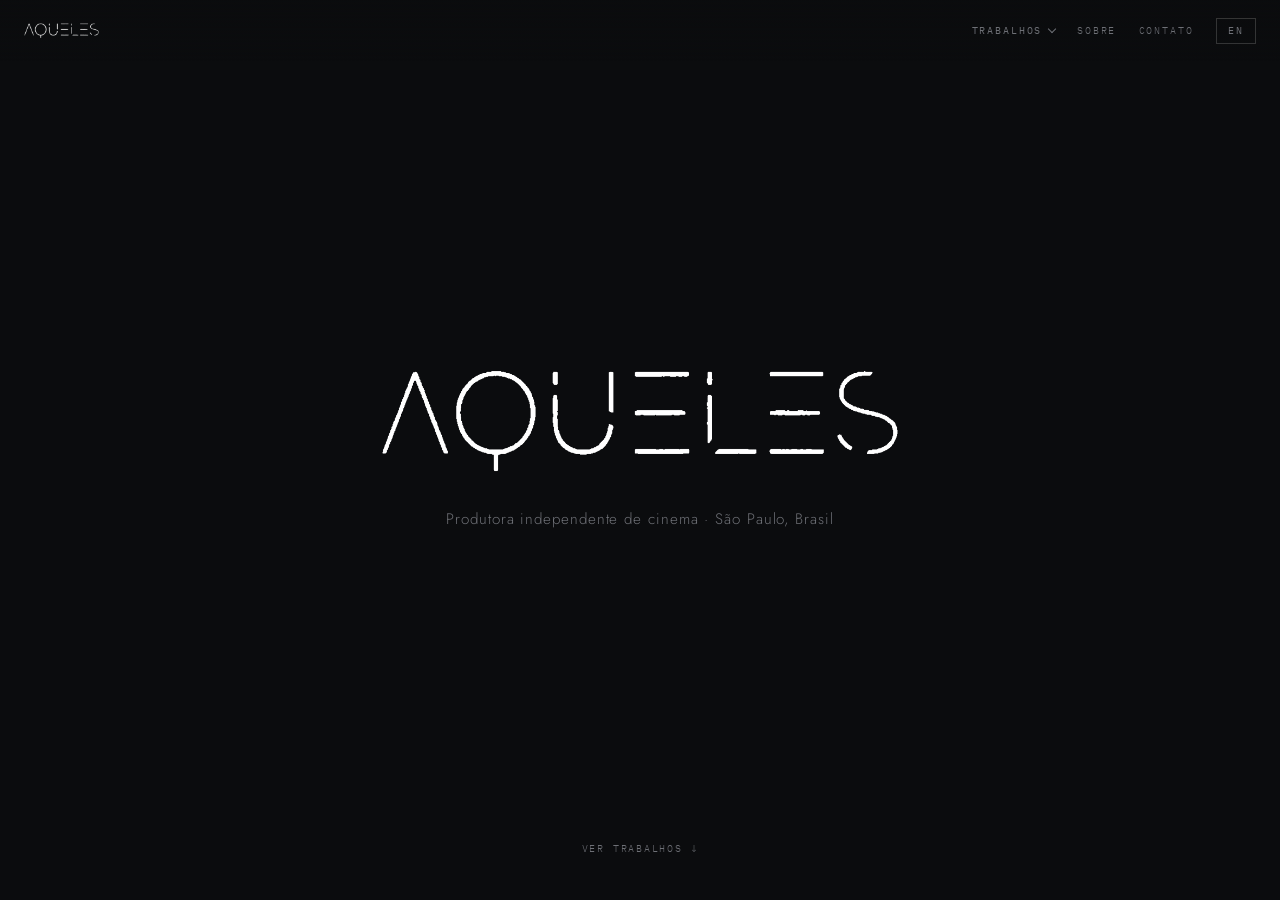
<file: index.html>
<!DOCTYPE html>
<html lang="pt" data-lang="pt">
<head>
<meta charset="UTF-8">
<meta name="viewport" content="width=device-width, initial-scale=1.0">
<title>Aqueles Filmes</title>
<meta name="description" content="Aqueles Filmes — produtora independente de cinema, São Paulo. Independent film production company, São Paulo.">
<link rel="stylesheet" href="styles.css">
</head>
<body>

<header>
  <a class="marca" href="index.html" aria-label="Aqueles Filmes">
    <img src="logo_white.png" alt="Aqueles Filmes">
  </a>
  <nav>
    <div class="dropdown">
      <button aria-haspopup="true">
        <span class="pt">Trabalhos</span><span class="en">Works</span>
      </button>
      <div class="submenu">
        <a href="lancados.html"><span class="pt">Lançados</span><span class="en">Released</span></a>
        <a href="pos-producao.html"><span class="pt">Em pós-produção</span><span class="en">In post-production</span></a>
        <a href="desenvolvimento.html"><span class="pt">Em desenvolvimento</span><span class="en">In development</span></a>
      </div>
    </div>
    <a href="sobre.html"><span class="pt">Sobre</span><span class="en">About</span></a>
    <a href="contato.html"><span class="pt">Contato</span><span class="en">Contact</span></a>
    <button class="lang" id="langBtn" aria-label="Switch language">EN</button>
  </nav>
</header>

<div class="hero">
  <img src="logo_white.png" alt="Aqueles Filmes">
  <p>
    <span class="pt">Produtora independente de cinema · São Paulo, Brasil</span>
    <span class="en">Independent film production company · São Paulo, Brazil</span>
  </p>
  <div class="scroll-cta">
    <a href="lancados.html">
      <span class="pt">Ver trabalhos ↓</span><span class="en">See works ↓</span>
    </a>
  </div>
</div>

<script src="script.js"></script>
</body>
</html>
</file>
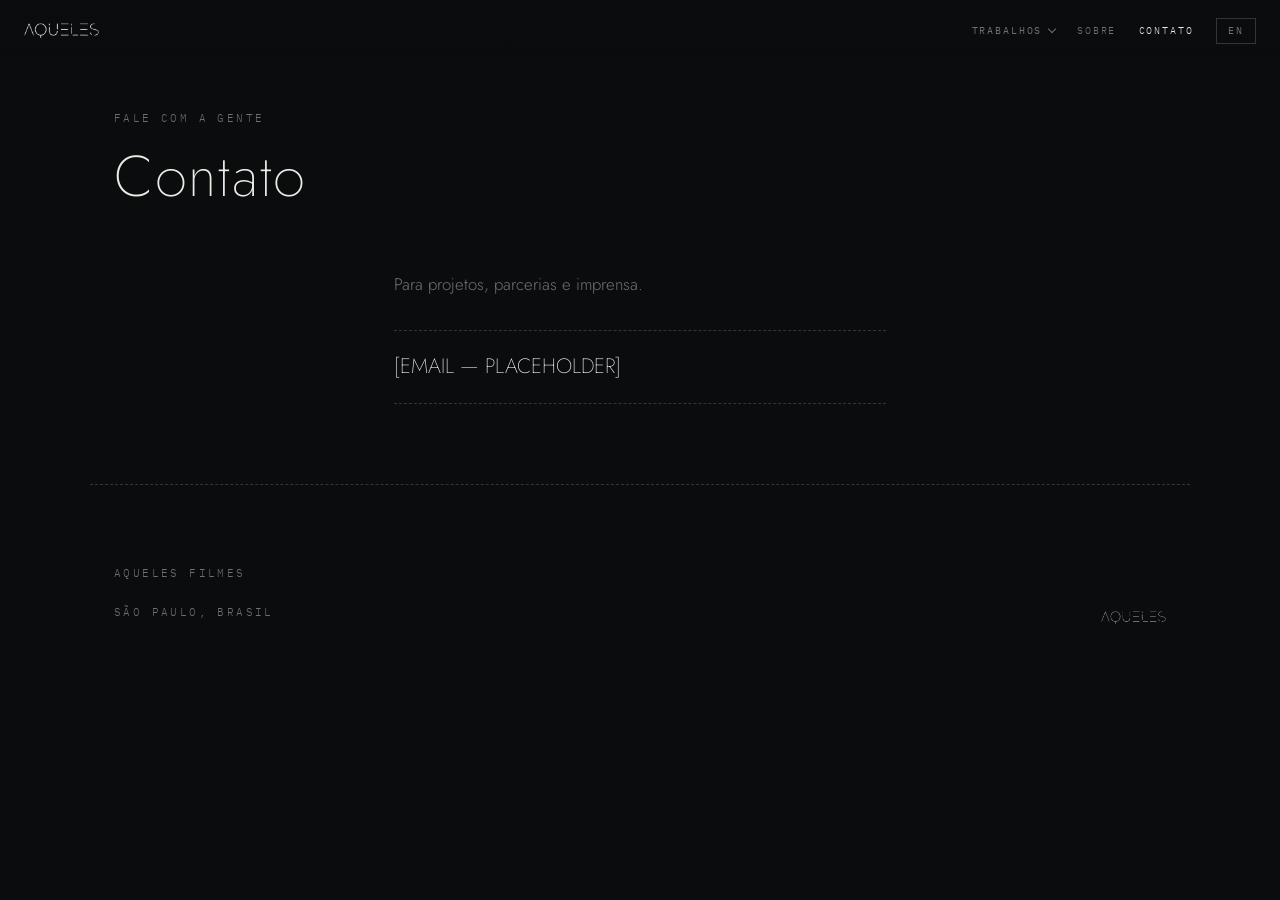
<file: contato.html>
<!DOCTYPE html>
<html lang="pt" data-lang="pt">
<head>
<meta charset="UTF-8">
<meta name="viewport" content="width=device-width, initial-scale=1.0">
<title>Contato · Aqueles Filmes</title>
<meta name="description" content="Fale com a Aqueles Filmes.">
<link rel="stylesheet" href="styles.css">
</head>
<body>

<header>
  <a class="marca" href="index.html" aria-label="Aqueles Filmes">
    <img src="logo_white.png" alt="Aqueles Filmes">
  </a>
  <nav>
    <div class="dropdown">
      <button aria-haspopup="true">
        <span class="pt">Trabalhos</span><span class="en">Works</span>
      </button>
      <div class="submenu">
        <a href="lancados.html"><span class="pt">Lançados</span><span class="en">Released</span></a>
        <a href="pos-producao.html"><span class="pt">Em pós-produção</span><span class="en">In post-production</span></a>
        <a href="desenvolvimento.html"><span class="pt">Em desenvolvimento</span><span class="en">In development</span></a>
      </div>
    </div>
    <a href="sobre.html"><span class="pt">Sobre</span><span class="en">About</span></a>
    <a class="ativo" href="contato.html"><span class="pt">Contato</span><span class="en">Contact</span></a>
    <button class="lang" id="langBtn" aria-label="Switch language">EN</button>
  </nav>
</header>

<div class="pagina-topo">
  <span class="mono"><span class="pt">Fale com a gente</span><span class="en">Get in touch</span></span>
  <h1><span class="pt">Contato</span><span class="en">Contact</span></h1>
</div>

<section class="contato-corpo">
  <p>
    <span class="pt">Para projetos, parcerias e imprensa.</span>
    <span class="en">For projects, partnerships and press.</span>
  </p>
  <div class="contato-item">
    <a href="mailto:contato@exemplo.com">[EMAIL — PLACEHOLDER]</a>
  </div>
</section>

<hr class="traco">

<footer>
  <div>
    <span class="mono" style="display:block;margin-bottom:1rem">
      <span class="pt">Aqueles Filmes</span><span class="en">Aqueles Filmes</span>
    </span>
    <span class="mono">São Paulo, Brasil</span>
  </div>
  <img src="logo_white.png" alt="">
</footer>

<script src="script.js"></script>
</body>
</html>
</file>
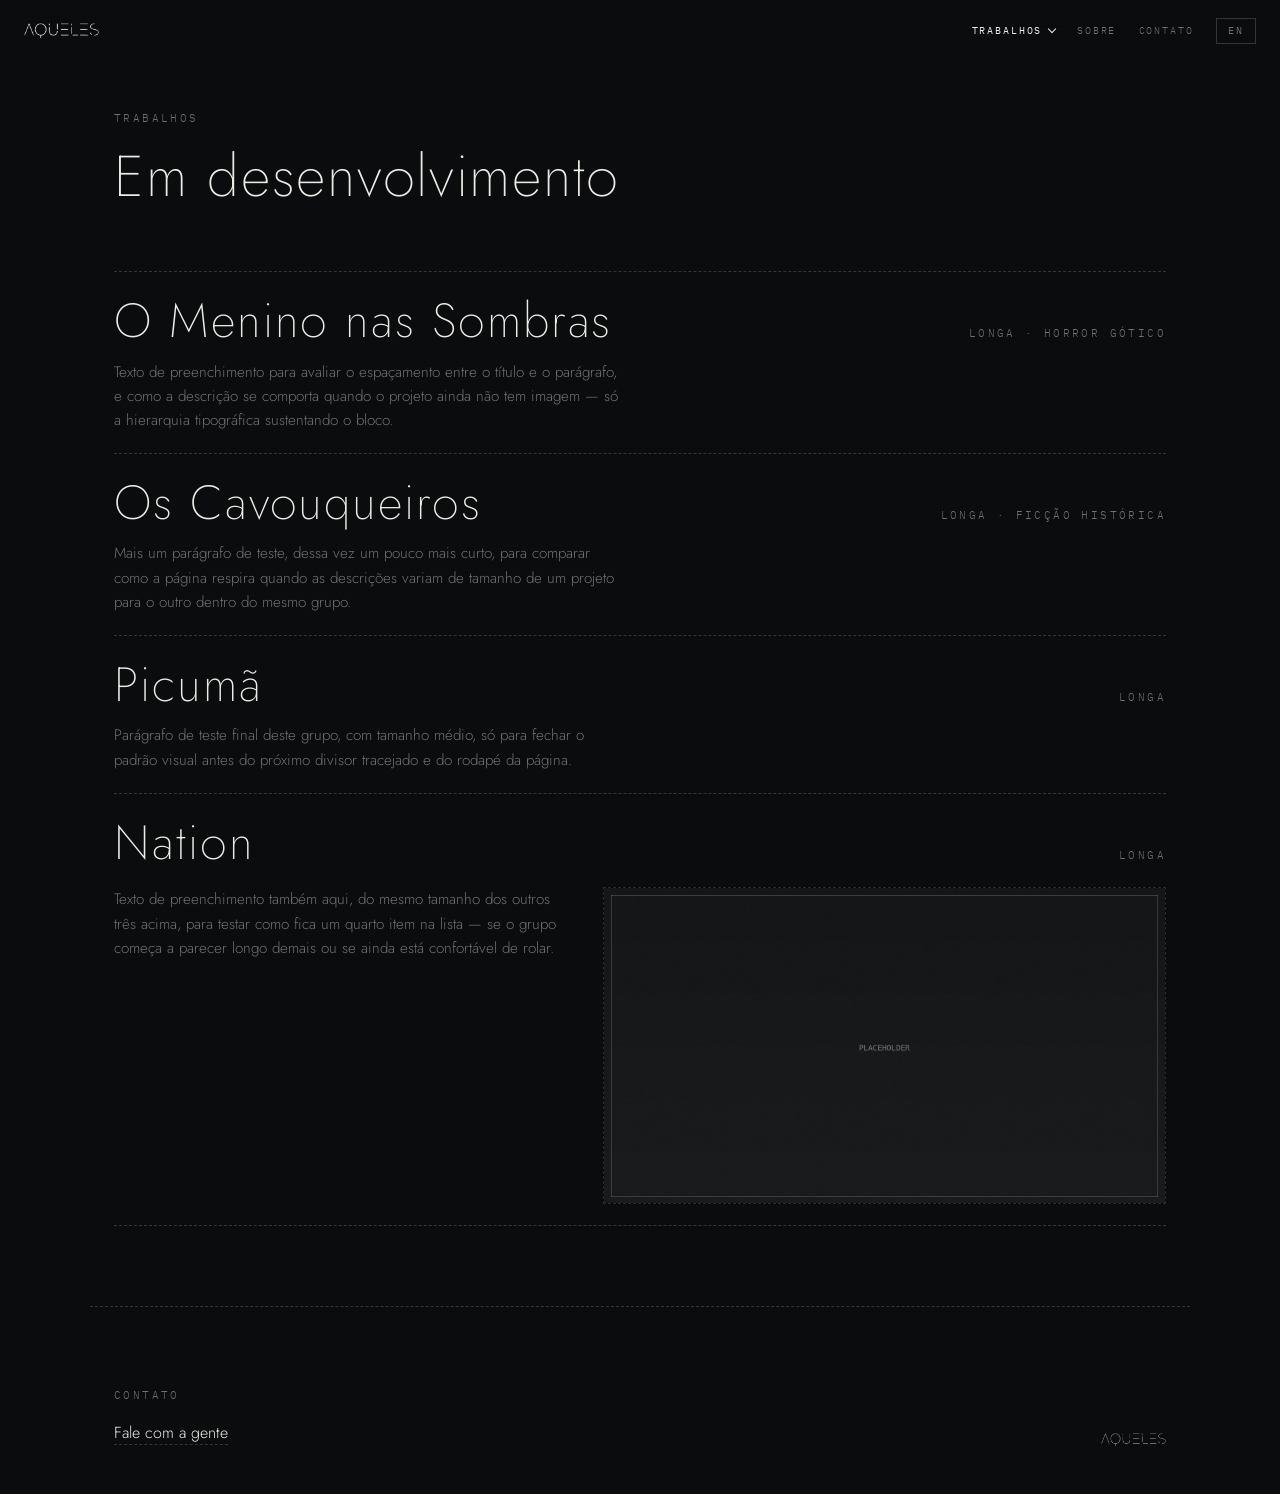
<file: desenvolvimento.html>
<!DOCTYPE html>
<html lang="pt" data-lang="pt">
<head>
<meta charset="UTF-8">
<meta name="viewport" content="width=device-width, initial-scale=1.0">
<title>Em desenvolvimento · Aqueles Filmes</title>
<meta name="description" content="Filmes em desenvolvimento na Aqueles Filmes.">
<link rel="stylesheet" href="styles.css">
</head>
<body>

<header>
  <a class="marca" href="index.html" aria-label="Aqueles Filmes">
    <img src="logo_white.png" alt="Aqueles Filmes">
  </a>
  <nav>
    <div class="dropdown ativo">
      <button aria-haspopup="true">
        <span class="pt">Trabalhos</span><span class="en">Works</span>
      </button>
      <div class="submenu">
        <a href="lancados.html"><span class="pt">Lançados</span><span class="en">Released</span></a>
        <a href="pos-producao.html"><span class="pt">Em pós-produção</span><span class="en">In post-production</span></a>
        <a class="ativo" href="desenvolvimento.html"><span class="pt">Em desenvolvimento</span><span class="en">In development</span></a>
      </div>
    </div>
    <a href="sobre.html"><span class="pt">Sobre</span><span class="en">About</span></a>
    <a href="contato.html"><span class="pt">Contato</span><span class="en">Contact</span></a>
    <button class="lang" id="langBtn" aria-label="Switch language">EN</button>
  </nav>
</header>

<div class="pagina-topo">
  <span class="mono"><span class="pt">Trabalhos</span><span class="en">Works</span></span>
  <h1><span class="pt">Em desenvolvimento</span><span class="en">In development</span></h1>
</div>

<section>
  <article class="filme">
    <div class="filme-linha">
      <h3>O Menino nas Sombras <span class="alt"><span class="en">The Boy in the Shadows</span></span></h3>
      <span class="meta mono"><span class="pt">Longa · Horror gótico</span><span class="en">Feature · Gothic horror</span></span>
    </div>
    <p class="desc">
      <span class="pt">Texto de preenchimento para avaliar o espaçamento entre o título e o parágrafo, e como a descrição se comporta quando o projeto ainda não tem imagem — só a hierarquia tipográfica sustentando o bloco.</span>
      <span class="en">Placeholder text to gauge the spacing between title and paragraph, and how the description behaves when the project has no image yet — just the type hierarchy holding the block together.</span>
    </p>
  </article>

  <article class="filme">
    <div class="filme-linha">
      <h3>Os Cavouqueiros</h3>
      <span class="meta mono"><span class="pt">Longa · Ficção histórica</span><span class="en">Feature · Historical fiction</span></span>
    </div>
    <p class="desc">
      <span class="pt">Mais um parágrafo de teste, dessa vez um pouco mais curto, para comparar como a página respira quando as descrições variam de tamanho de um projeto para o outro dentro do mesmo grupo.</span>
      <span class="en">Another test paragraph, this time a bit shorter, to compare how the page breathes when descriptions vary in length from one project to the next within the same group.</span>
    </p>
  </article>

  <article class="filme">
    <div class="filme-linha">
      <h3>Picumã</h3>
      <span class="meta mono"><span class="pt">Longa</span><span class="en">Feature</span></span>
    </div>
    <p class="desc">
      <span class="pt">Parágrafo de teste final deste grupo, com tamanho médio, só para fechar o padrão visual antes do próximo divisor tracejado e do rodapé da página.</span>
      <span class="en">Final test paragraph for this group, medium length, just to close the visual pattern before the next dashed divider and the page footer.</span>
    </p>
  </article>

  <article class="filme">
    <div class="filme-linha">
      <h3>Nation</h3>
      <span class="meta mono"><span class="pt">Longa</span><span class="en">Feature</span></span>
    </div>
    <div class="filme-corpo">
      <p class="desc">
        <span class="pt">Texto de preenchimento também aqui, do mesmo tamanho dos outros três acima, para testar como fica um quarto item na lista — se o grupo começa a parecer longo demais ou se ainda está confortável de rolar.</span>
        <span class="en">Placeholder text here too, similar length to the three above, to test how a fourth item in the list reads — whether the group starts to feel too long or is still comfortable to scroll through.</span>
      </p>
      <div class="still">
        <img src="still-nation.jpg" alt="Nation — imagem provisória">
      </div>
    </div>
  </article>
</section>

<hr class="traco">

<footer>
  <div>
    <span class="mono" style="display:block;margin-bottom:1rem">
      <span class="pt">Contato</span><span class="en">Contact</span>
    </span>
    <a href="contato.html"><span class="pt">Fale com a gente</span><span class="en">Get in touch</span></a>
  </div>
  <img src="logo_white.png" alt="">
</footer>

<script src="script.js"></script>
</body>
</html>
</file>
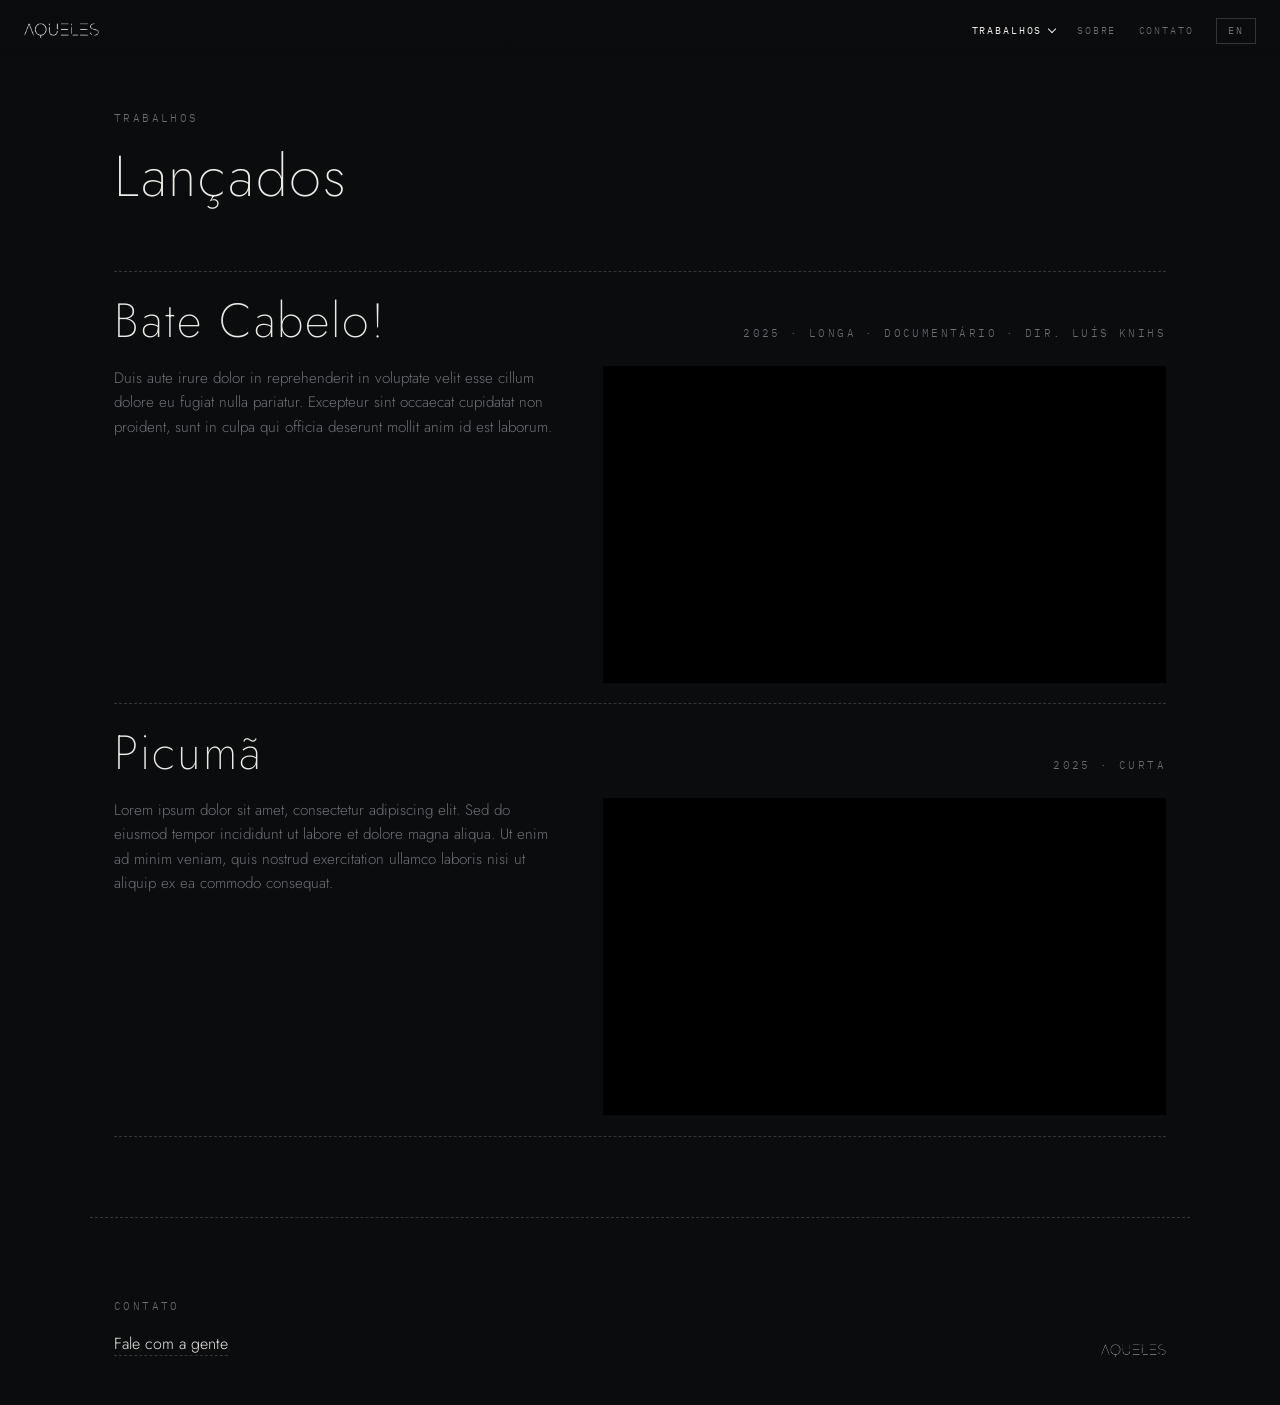
<file: lancados.html>
<!DOCTYPE html>
<html lang="pt" data-lang="pt">
<head>
<meta charset="UTF-8">
<meta name="viewport" content="width=device-width, initial-scale=1.0">
<title>Lançados · Aqueles Filmes</title>
<meta name="description" content="Filmes lançados pela Aqueles Filmes.">
<link rel="stylesheet" href="styles.css">
</head>
<body>

<header>
  <a class="marca" href="index.html" aria-label="Aqueles Filmes">
    <img src="logo_white.png" alt="Aqueles Filmes">
  </a>
  <nav>
    <div class="dropdown ativo">
      <button aria-haspopup="true">
        <span class="pt">Trabalhos</span><span class="en">Works</span>
      </button>
      <div class="submenu">
        <a class="ativo" href="lancados.html"><span class="pt">Lançados</span><span class="en">Released</span></a>
        <a href="pos-producao.html"><span class="pt">Em pós-produção</span><span class="en">In post-production</span></a>
        <a href="desenvolvimento.html"><span class="pt">Em desenvolvimento</span><span class="en">In development</span></a>
      </div>
    </div>
    <a href="sobre.html"><span class="pt">Sobre</span><span class="en">About</span></a>
    <a href="contato.html"><span class="pt">Contato</span><span class="en">Contact</span></a>
    <button class="lang" id="langBtn" aria-label="Switch language">EN</button>
  </nav>
</header>

<div class="pagina-topo">
  <span class="mono"><span class="pt">Trabalhos</span><span class="en">Works</span></span>
  <h1><span class="pt">Lançados</span><span class="en">Released</span></h1>
</div>

<section>
  <article class="filme">
    <div class="filme-linha">
      <h3>Bate Cabelo! <span class="alt"><span class="en">Whipping Hair!</span></span></h3>
      <span class="meta mono">2025 · <span class="pt">Longa · Documentário · dir. Luís Knihs</span><span class="en">Feature · Documentary · dir. Luís Knihs</span></span>
    </div>
    <div class="filme-corpo">
      <p class="desc">
        <span class="pt">Duis aute irure dolor in reprehenderit in voluptate velit esse cillum dolore eu fugiat nulla pariatur. Excepteur sint occaecat cupidatat non proident, sunt in culpa qui officia deserunt mollit anim id est laborum.</span>
        <span class="en">Duis aute irure dolor in reprehenderit in voluptate velit esse cillum dolore eu fugiat nulla pariatur. Excepteur sint occaecat cupidatat non proident, sunt in culpa qui officia deserunt mollit anim id est laborum.</span>
      </p>
      <div class="player">
        <iframe src="https://player.vimeo.com/video/1051462084?h=ad92381d2b" title="Bate Cabelo! — teaser" allow="fullscreen; picture-in-picture" loading="lazy"></iframe>
      </div>
    </div>
  </article>

  <article class="filme">
    <div class="filme-linha">
      <h3>Picumã</h3>
      <span class="meta mono">2025 · <span class="pt">Curta</span><span class="en">Short</span></span>
    </div>
    <div class="filme-corpo">
      <p class="desc">
        <span class="pt">Lorem ipsum dolor sit amet, consectetur adipiscing elit. Sed do eiusmod tempor incididunt ut labore et dolore magna aliqua. Ut enim ad minim veniam, quis nostrud exercitation ullamco laboris nisi ut aliquip ex ea commodo consequat.</span>
        <span class="en">Lorem ipsum dolor sit amet, consectetur adipiscing elit. Sed do eiusmod tempor incididunt ut labore et dolore magna aliqua. Ut enim ad minim veniam, quis nostrud exercitation ullamco laboris nisi ut aliquip ex ea commodo consequat.</span>
      </p>
      <div class="player">
        <iframe src="https://player.vimeo.com/video/1111039784" title="Picumã — teaser" allow="fullscreen; picture-in-picture" loading="lazy"></iframe>
      </div>
    </div>
  </article>
</section>

<hr class="traco">

<footer>
  <div>
    <span class="mono" style="display:block;margin-bottom:1rem">
      <span class="pt">Contato</span><span class="en">Contact</span>
    </span>
    <a href="contato.html"><span class="pt">Fale com a gente</span><span class="en">Get in touch</span></a>
  </div>
  <img src="logo_white.png" alt="">
</footer>

<script src="script.js"></script>
</body>
</html>
</file>
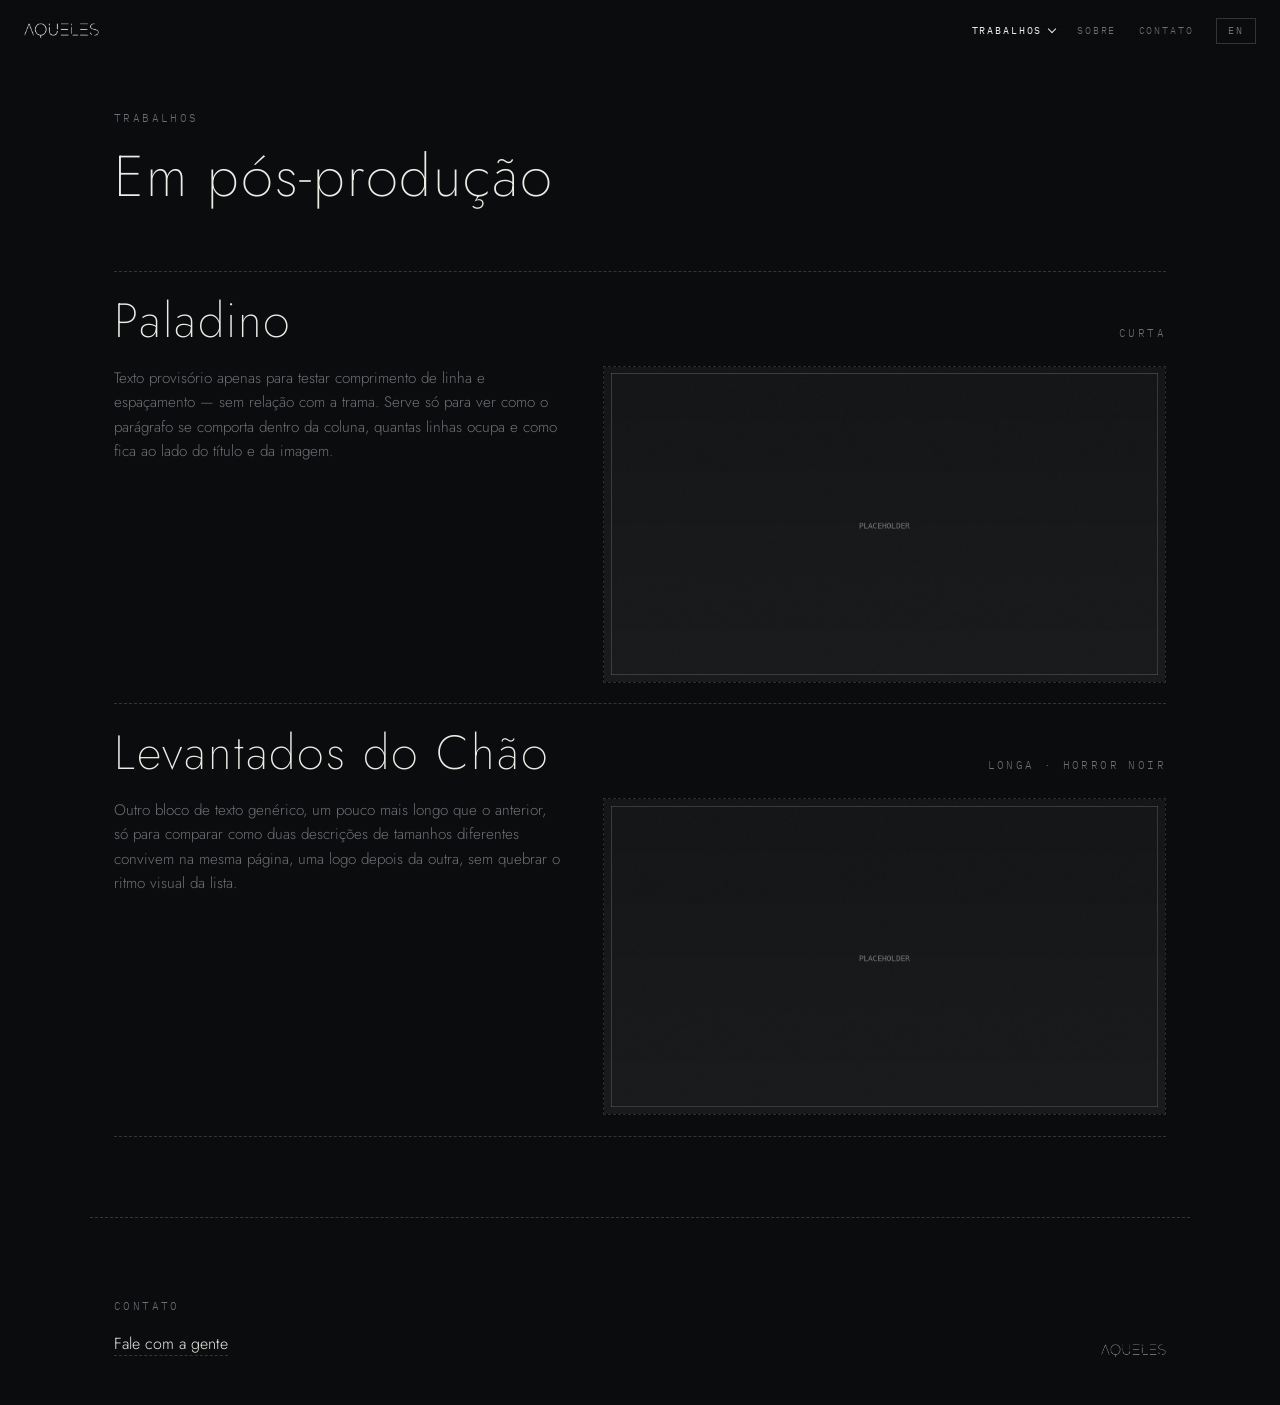
<file: pos-producao.html>
<!DOCTYPE html>
<html lang="pt" data-lang="pt">
<head>
<meta charset="UTF-8">
<meta name="viewport" content="width=device-width, initial-scale=1.0">
<title>Em pós-produção · Aqueles Filmes</title>
<meta name="description" content="Filmes em pós-produção na Aqueles Filmes.">
<link rel="stylesheet" href="styles.css">
</head>
<body>

<header>
  <a class="marca" href="index.html" aria-label="Aqueles Filmes">
    <img src="logo_white.png" alt="Aqueles Filmes">
  </a>
  <nav>
    <div class="dropdown ativo">
      <button aria-haspopup="true">
        <span class="pt">Trabalhos</span><span class="en">Works</span>
      </button>
      <div class="submenu">
        <a href="lancados.html"><span class="pt">Lançados</span><span class="en">Released</span></a>
        <a class="ativo" href="pos-producao.html"><span class="pt">Em pós-produção</span><span class="en">In post-production</span></a>
        <a href="desenvolvimento.html"><span class="pt">Em desenvolvimento</span><span class="en">In development</span></a>
      </div>
    </div>
    <a href="sobre.html"><span class="pt">Sobre</span><span class="en">About</span></a>
    <a href="contato.html"><span class="pt">Contato</span><span class="en">Contact</span></a>
    <button class="lang" id="langBtn" aria-label="Switch language">EN</button>
  </nav>
</header>

<div class="pagina-topo">
  <span class="mono"><span class="pt">Trabalhos</span><span class="en">Works</span></span>
  <h1><span class="pt">Em pós-produção</span><span class="en">In post-production</span></h1>
</div>

<section>
  <article class="filme">
    <div class="filme-linha">
      <h3>Paladino <span class="alt"><span class="en">Paladin</span></span></h3>
      <span class="meta mono"><span class="pt">Curta</span><span class="en">Short</span></span>
    </div>
    <div class="filme-corpo">
      <p class="desc">
        <span class="pt">Texto provisório apenas para testar comprimento de linha e espaçamento — sem relação com a trama. Serve só para ver como o parágrafo se comporta dentro da coluna, quantas linhas ocupa e como fica ao lado do título e da imagem.</span>
        <span class="en">Placeholder text used only to test line length and spacing — unrelated to the plot. It's here just to see how the paragraph behaves within the column, how many lines it takes, and how it sits next to the title and image.</span>
      </p>
      <div class="still">
        <img src="still-paladino.jpg" alt="Paladino — imagem provisória">
      </div>
    </div>
  </article>

  <article class="filme">
    <div class="filme-linha">
      <h3>Levantados do Chão <span class="alt"><span class="en">Raised from the Ground</span></span></h3>
      <span class="meta mono"><span class="pt">Longa · Horror noir</span><span class="en">Feature · Horror noir</span></span>
    </div>
    <div class="filme-corpo">
      <p class="desc">
        <span class="pt">Outro bloco de texto genérico, um pouco mais longo que o anterior, só para comparar como duas descrições de tamanhos diferentes convivem na mesma página, uma logo depois da outra, sem quebrar o ritmo visual da lista.</span>
        <span class="en">Another generic text block, a bit longer than the previous one, just to compare how two descriptions of different lengths sit on the same page, one after another, without breaking the list's visual rhythm.</span>
      </p>
      <div class="still">
        <img src="still-levantados.jpg" alt="Levantados do Chão — imagem provisória">
      </div>
    </div>
  </article>
</section>

<hr class="traco">

<footer>
  <div>
    <span class="mono" style="display:block;margin-bottom:1rem">
      <span class="pt">Contato</span><span class="en">Contact</span>
    </span>
    <a href="contato.html"><span class="pt">Fale com a gente</span><span class="en">Get in touch</span></a>
  </div>
  <img src="logo_white.png" alt="">
</footer>

<script src="script.js"></script>
</body>
</html>
</file>
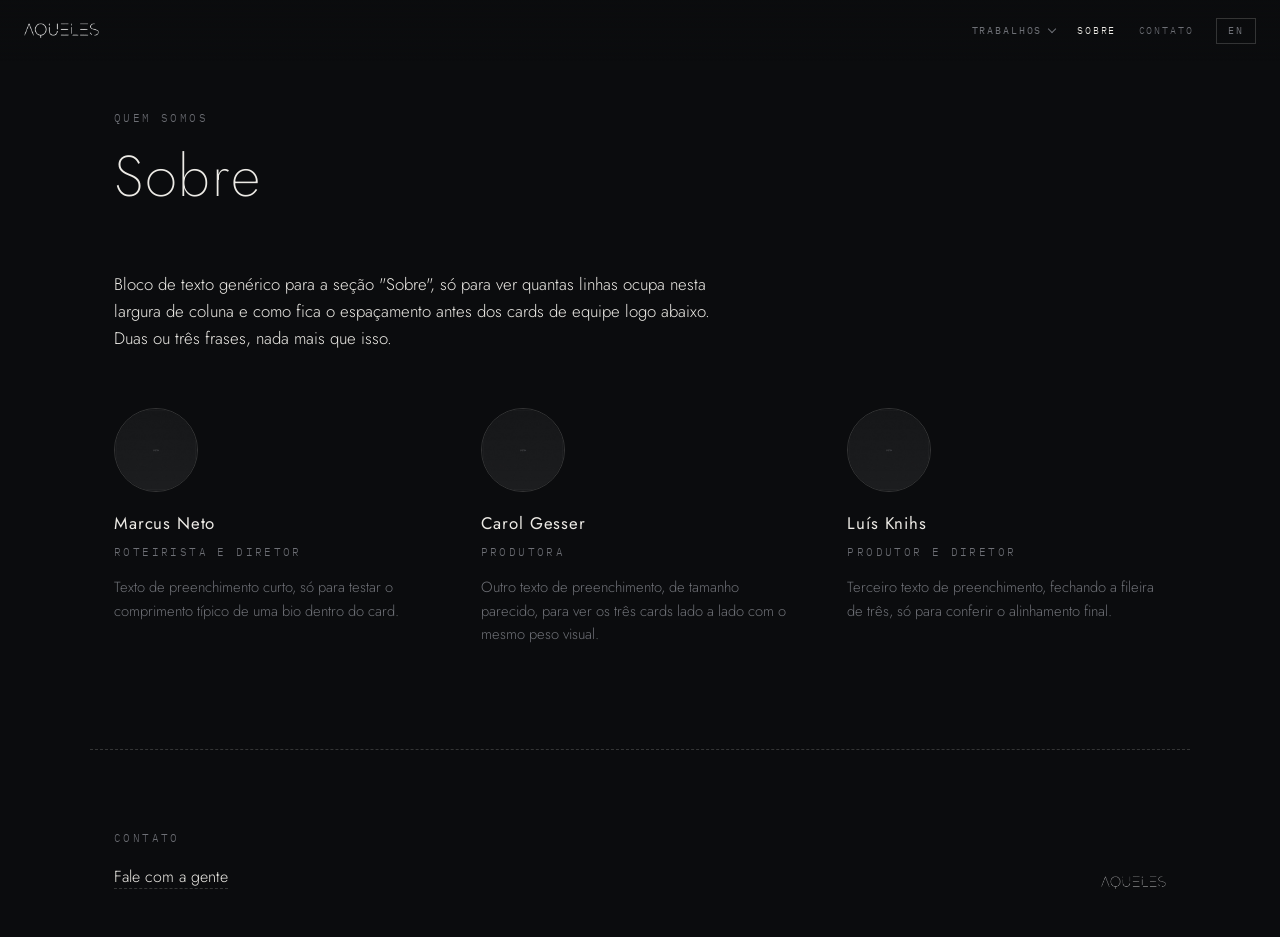
<file: sobre.html>
<!DOCTYPE html>
<html lang="pt" data-lang="pt">
<head>
<meta charset="UTF-8">
<meta name="viewport" content="width=device-width, initial-scale=1.0">
<title>Sobre · Aqueles Filmes</title>
<meta name="description" content="Quem somos — Aqueles Filmes.">
<link rel="stylesheet" href="styles.css">
</head>
<body>

<header>
  <a class="marca" href="index.html" aria-label="Aqueles Filmes">
    <img src="logo_white.png" alt="Aqueles Filmes">
  </a>
  <nav>
    <div class="dropdown">
      <button aria-haspopup="true">
        <span class="pt">Trabalhos</span><span class="en">Works</span>
      </button>
      <div class="submenu">
        <a href="lancados.html"><span class="pt">Lançados</span><span class="en">Released</span></a>
        <a href="pos-producao.html"><span class="pt">Em pós-produção</span><span class="en">In post-production</span></a>
        <a href="desenvolvimento.html"><span class="pt">Em desenvolvimento</span><span class="en">In development</span></a>
      </div>
    </div>
    <a class="ativo" href="sobre.html"><span class="pt">Sobre</span><span class="en">About</span></a>
    <a href="contato.html"><span class="pt">Contato</span><span class="en">Contact</span></a>
    <button class="lang" id="langBtn" aria-label="Switch language">EN</button>
  </nav>
</header>

<div class="pagina-topo">
  <span class="mono"><span class="pt">Quem somos</span><span class="en">About us</span></span>
  <h1><span class="pt">Sobre</span><span class="en">About</span></h1>
</div>

<section class="sobre">
  <p>
    <span class="pt">Bloco de texto genérico para a seção "Sobre", só para ver quantas linhas ocupa nesta largura de coluna e como fica o espaçamento antes dos cards de equipe logo abaixo. Duas ou três frases, nada mais que isso.</span>
    <span class="en">Generic text block for the "About" section, just to see how many lines it takes at this column width and how the spacing looks before the team cards right below. Two or three sentences, nothing more.</span>
  </p>
  <div class="bios">
    <div class="bio">
      <div class="bio-foto"><img src="foto-marcus.jpg" alt="Marcus Neto — foto provisória"></div>
      <h4>Marcus Neto</h4>
      <span class="cargo mono"><span class="pt">Roteirista e diretor</span><span class="en">Writer-director</span></span>
      <p><span class="pt">Texto de preenchimento curto, só para testar o comprimento típico de uma bio dentro do card.</span><span class="en">Short placeholder text, just to test the typical length of a bio inside the card.</span></p>
    </div>
    <div class="bio">
      <div class="bio-foto"><img src="foto-carol.jpg" alt="Carol Gesser — foto provisória"></div>
      <h4>Carol Gesser</h4>
      <span class="cargo mono"><span class="pt">Produtora</span><span class="en">Producer</span></span>
      <p><span class="pt">Outro texto de preenchimento, de tamanho parecido, para ver os três cards lado a lado com o mesmo peso visual.</span><span class="en">Another placeholder text, similar length, to see the three cards side by side with the same visual weight.</span></p>
    </div>
    <div class="bio">
      <div class="bio-foto"><img src="foto-luis.jpg" alt="Luís Knihs — foto provisória"></div>
      <h4>Luís Knihs</h4>
      <span class="cargo mono"><span class="pt">Produtor e diretor</span><span class="en">Producer-director</span></span>
      <p><span class="pt">Terceiro texto de preenchimento, fechando a fileira de três, só para conferir o alinhamento final.</span><span class="en">Third placeholder text, closing the row of three, just to check the final alignment.</span></p>
    </div>
  </div>
</section>

<hr class="traco">

<footer>
  <div>
    <span class="mono" style="display:block;margin-bottom:1rem">
      <span class="pt">Contato</span><span class="en">Contact</span>
    </span>
    <a href="contato.html"><span class="pt">Fale com a gente</span><span class="en">Get in touch</span></a>
  </div>
  <img src="logo_white.png" alt="">
</footer>

<script src="script.js"></script>
</body>
</html>
</file>
<file: styles.css>
@import url('https://fonts.googleapis.com/css2?family=Jost:ital,wght@0,200;0,300;0,400;1,300&family=IBM+Plex+Mono:wght@400;500&display=swap');

:root{
  --breu:#0B0C0E;
  --osso:#EDEBE6;
  --cinza:#6E7076;
  --linha:rgba(237,235,230,.18);
  --maxw:1100px;
}
*{margin:0;padding:0;box-sizing:border-box}
html{scroll-behavior:smooth}
body{
  background:var(--breu);
  color:var(--osso);
  font-family:'Jost',sans-serif;
  font-weight:300;
  line-height:1.6;
  -webkit-font-smoothing:antialiased;
}
::selection{background:var(--osso);color:var(--breu)}

/* ---------- idioma ---------- */
[data-lang="pt"] .en{display:none}
[data-lang="en"] .pt{display:none}

/* ---------- traço interrompido (do E do logo) ---------- */
.traco{
  border:none;height:1px;background:none;
  border-top:1px dashed var(--linha);
  margin:0 auto;max-width:var(--maxw);
}

/* ---------- chrome / mono ---------- */
.mono{
  font-family:'IBM Plex Mono',monospace;
  font-size:.68rem;letter-spacing:.22em;text-transform:uppercase;
  color:var(--cinza);
}

/* ---------- topo ---------- */
header{
  position:fixed;top:0;left:0;right:0;z-index:20;
  display:flex;align-items:center;justify-content:space-between;
  gap:1rem;
  padding:1.1rem 1.5rem;
  background:linear-gradient(to bottom, rgba(11,12,14,.94), rgba(11,12,14,0));
}
header .marca img{height:15px;display:block;opacity:.9}
nav{display:flex;gap:1.4rem;align-items:center;flex-wrap:wrap;justify-content:flex-end}
nav > a{
  font-family:'IBM Plex Mono',monospace;font-size:.64rem;
  letter-spacing:.18em;text-transform:uppercase;
  color:var(--cinza);text-decoration:none;transition:color .3s;
}
nav > a:hover,nav > a:focus-visible,nav > a.ativo{color:var(--osso)}

/* ---------- dropdown "Trabalhos" ---------- */
.dropdown{position:relative}
.dropdown > button{
  font-family:'IBM Plex Mono',monospace;font-size:.64rem;
  letter-spacing:.18em;text-transform:uppercase;
  color:var(--cinza);background:none;border:none;cursor:pointer;
  padding:.3rem 0;transition:color .3s;
  display:flex;align-items:center;gap:.4rem;
}
.dropdown > button::after{
  content:'';width:5px;height:5px;
  border-right:1px solid currentColor;border-bottom:1px solid currentColor;
  transform:rotate(45deg);margin-top:-3px;transition:transform .25s;
}
.dropdown:hover > button,.dropdown:focus-within > button,.dropdown.ativo > button,.dropdown.open > button{color:var(--osso)}
.dropdown:hover > button::after,.dropdown:focus-within > button::after,.dropdown.open > button::after{transform:rotate(225deg);margin-top:3px}
.submenu{
  position:absolute;top:100%;left:50%;transform:translateX(-50%);
  padding-top:.9rem;
  display:flex;flex-direction:column;gap:.1rem;
  min-width:220px;
  opacity:0;visibility:hidden;transition:opacity .25s ease;
  pointer-events:none;
}
.dropdown:hover .submenu,.dropdown:focus-within .submenu,.dropdown.open .submenu{
  opacity:1;visibility:visible;pointer-events:auto;
}
.submenu a{
  font-family:'IBM Plex Mono',monospace;font-size:.62rem;letter-spacing:.14em;
  text-transform:uppercase;color:var(--cinza);text-decoration:none;
  background:var(--breu);border:1px solid var(--linha);border-top:none;
  padding:.7rem .9rem;text-align:center;transition:color .3s,background .3s;
}
.submenu a:first-child{border-top:1px solid var(--linha)}
.submenu a:hover,.submenu a:focus-visible,.submenu a.ativo{color:var(--osso);background:#1a1b1e}

.lang{
  font-family:'IBM Plex Mono',monospace;font-size:.64rem;letter-spacing:.18em;
  background:none;border:1px solid var(--linha);color:var(--cinza);
  padding:.35rem .7rem;cursor:pointer;transition:color .3s,border-color .3s;
}
.lang:hover,.lang:focus-visible{color:var(--osso);border-color:var(--osso)}

/* ---------- hero (index) ---------- */
.hero{
  min-height:100svh;display:flex;flex-direction:column;
  align-items:center;justify-content:center;gap:2.2rem;
  padding:2rem;text-align:center;position:relative;
}
.hero img{width:min(520px,72vw);opacity:0;animation:acender 2.4s ease .3s forwards}
@keyframes acender{to{opacity:1}}
.hero p{
  font-size:.95rem;color:var(--cinza);letter-spacing:.06em;
  opacity:0;animation:acender 2.4s ease 1.1s forwards;
}
.hero .scroll-cta{
  position:absolute;bottom:2.5rem;left:50%;transform:translateX(-50%);
  opacity:0;animation:acender 2.4s ease 1.7s forwards;
}
.hero .scroll-cta a{
  font-family:'IBM Plex Mono',monospace;font-size:.62rem;letter-spacing:.18em;
  text-transform:uppercase;color:var(--cinza);text-decoration:none;
}
.hero .scroll-cta a:hover{color:var(--osso)}
@media (prefers-reduced-motion:reduce){
  .hero img,.hero p,.hero .scroll-cta{animation:none;opacity:1}
}

/* ---------- cabeçalho de página interna ---------- */
.pagina-topo{
  max-width:var(--maxw);margin:0 auto;padding:6.5rem 1.5rem 1.3rem;
}
.pagina-topo .mono{margin-bottom:.9rem}
.pagina-topo h1{
  font-weight:200;font-size:clamp(2.2rem,6vw,3.6rem);letter-spacing:.03em;
}
.pagina-topo h1 .alt{
  display:block;font-size:.4em;color:var(--cinza);font-style:italic;
  font-weight:300;letter-spacing:.06em;margin-top:.3rem;
}

/* ---------- seções ---------- */
section{max-width:var(--maxw);margin:0 auto;padding:1.8rem 1.5rem 5rem}
.rotulo{display:block;margin-bottom:3.5rem}

/* ---------- lista de filmes ---------- */
.filme{padding:1.3rem 0;border-top:1px dashed var(--linha)}
.filme:last-child{border-bottom:1px dashed var(--linha)}
.filme-linha{
  display:flex;align-items:baseline;justify-content:space-between;
  gap:1rem;flex-wrap:wrap;
}
.filme h3{
  font-weight:200;font-size:clamp(1.7rem,4.5vw,3rem);
  letter-spacing:.04em;line-height:1.15;
}
.filme h3 .alt{
  display:block;font-size:.42em;color:var(--cinza);
  font-weight:300;font-style:italic;letter-spacing:.06em;
}
.filme .meta{white-space:nowrap}
.filme .desc{
  max-width:56ch;margin-top:.7rem;color:var(--cinza);font-size:.95rem;
}

/* corpo com mídia: texto ao lado da imagem/vídeo, lado a lado no desktop */
.filme-corpo{
  display:grid;grid-template-columns:1fr;gap:1.2rem;
  margin-top:1.1rem;align-items:start;
}
.filme-corpo .desc{margin-top:0;max-width:60ch}
@media (min-width:820px){
  .filme-corpo{
    grid-template-columns:minmax(220px,1fr) minmax(320px,1.25fr);
    gap:2.4rem;
  }
}

.player,.still{
  position:relative;width:100%;
  aspect-ratio:16/9;background:#000;overflow:hidden;
}
.player iframe{position:absolute;inset:0;width:100%;height:100%;border:0}
.still{
  border:1px dashed var(--linha);
}
.still img{display:block;width:100%;height:100%;object-fit:cover}

/* ---------- sobre ---------- */
.sobre p{max-width:62ch;font-size:1.05rem;margin-bottom:1.4rem}
.bios{display:grid;grid-template-columns:repeat(auto-fit,minmax(260px,1fr));gap:3rem;margin-top:3.5rem}
.bio-foto{
  width:84px;height:84px;border-radius:50%;overflow:hidden;
  margin-bottom:1.1rem;border:1px solid var(--linha);
}
.bio-foto img{width:100%;height:100%;object-fit:cover;display:block}
.bio h4{font-weight:400;font-size:1.05rem;letter-spacing:.05em;margin-bottom:.5rem}
.bio .cargo{display:block;margin-bottom:.9rem}
.bio p{color:var(--cinza);font-size:.92rem}

/* ---------- contato ---------- */
.contato-corpo{max-width:60ch}
.contato-corpo p{font-size:1.05rem;margin-bottom:2rem;color:var(--cinza)}
.contato-item{padding:1.2rem 0;border-top:1px dashed var(--linha)}
.contato-item:last-child{border-bottom:1px dashed var(--linha)}
.contato-item a{
  font-size:1.3rem;font-weight:200;color:var(--osso);text-decoration:none;
}
.contato-item a:hover{border-bottom:1px dashed var(--osso)}

/* ---------- rodapé ---------- */
footer{
  max-width:var(--maxw);margin:0 auto;padding:5rem 1.5rem 3rem;
  display:flex;justify-content:space-between;align-items:flex-end;
  gap:2rem;flex-wrap:wrap;
}
footer a{color:var(--osso);text-decoration:none;border-bottom:1px dashed var(--linha)}
footer a:hover{border-bottom-color:var(--osso)}
footer img{height:13px;opacity:.5}

/* ---------- mobile ---------- */
@media (max-width:640px){
  nav{gap:1rem}
  .submenu{left:auto;right:0;transform:none;min-width:190px}
}
</file>
